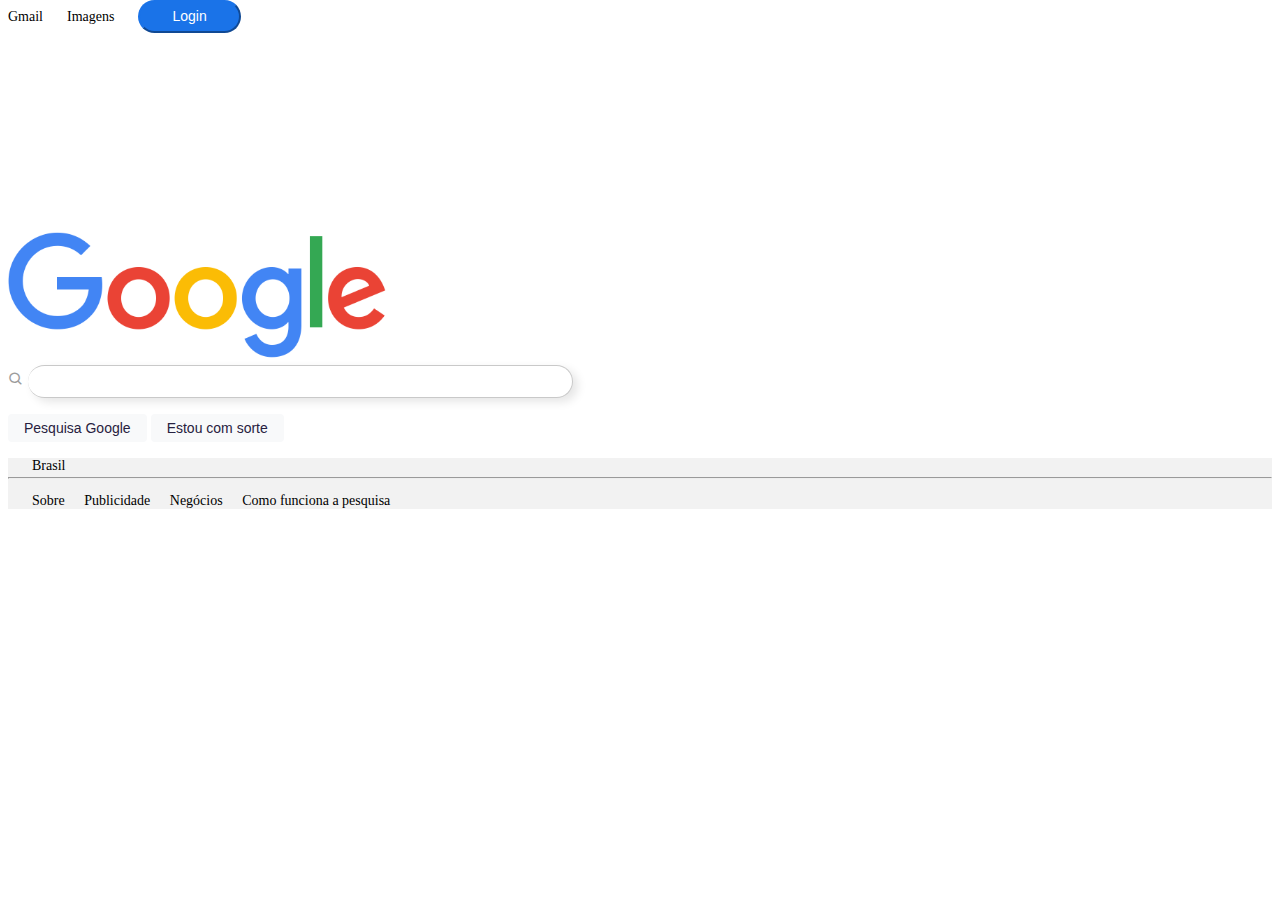
<file: index.html>
<!DOCTYPE html>
<html lang="pt-br">
    <head>
        <meta charset="UTF-8">
        <meta http-equiv="X-UA-Compatible" content="IE=edge">
        <meta name="viewport" content="width=device-width, initial-scale=1.0">
        <link href="https://cdn.jsdelivr.net/npm/bootstrap@5.0.2/dist/css/bootstrap.min.css" rel="stylesheet" integrity="sha384-EVSTQN3/azprG1Anm3QDgpJLIm9Nao0Yz1ztcQTwFspd3yD65VohhpuuCOmLASjC" crossorigin="anonymous">
        <link href='https://unpkg.com/boxicons@2.0.7/css/boxicons.min.css' rel='stylesheet'>
        <link rel="stylesheet" href="/resources/styles/style.css">
        <title>Google</title>
    </head>
    <body>

        <header class="d-flex gap-0 align-items-center p-3">
            <div class="d-flex justify-content-end align-items-center">
                <a href="#">Gmail</a>
                <a href="#">Imagens</a>
                <a href="/app/login.html"><button class="btn btn-primary">Login</button></a>
            </div>
        </header>

        <main class="d-flex flex-column gap-1">
            <div class="d-flex justify-content-center">
                <a href="google.com"><img class="google-img" src="/resources/images/google.png" alt="#"></a>
            </div>
        
            <div class="input-group mb-3 text-center d-flex justify-content-center g-put">
                <span class="input-group-text" id="Search-icon"><i class='bx bx-search'></i></span>
                <input type="text" class="google-input" aria-describedby="Search-icon">
            </div>
        
            <div class="button text-center">
                <button class="bten" id="search-google">Pesquisa Google</button>
                <button class="bten" id="lucky-search">Estou com sorte</button>
            </div>
        
            <div id="search-results" class="mt-4 text-center">
                <ul id="results-list"></ul>
            </div>
        </main>   

        <footer class="footer fixed-bottom">
            <p class="p-footer" style="color: black;">Brasil</p>
            <hr>
            <p class="a-footer"><a href="" class="a-foot" style="color: black;">Sobre</a> <a href="" class="a-foot" style="color: black;">Publicidade</a> <a href="" class="a-foot" style="color: black;">Negócios</a> <a href="" class="a-foot" style="color: black;">Como funciona a pesquisa</a></p>
        </footer>

        <script src="https://cdn.jsdelivr.net/npm/bootstrap@5.0.2/dist/js/bootstrap.bundle.min.js" integrity="sha384-MrcW6ZMFYlzcLA8Nl+NtUVF0sA7MsXsP1UyJoMp4YLEuNSfAP+JcXn/tWtIaxVXM" crossorigin="anonymous"></script>
        <script src="https://cdn.jsdelivr.net/npm/@popperjs/core@2.9.2/dist/umd/popper.min.js" integrity="sha384-IQsoLXl5PILFhosVNubq5LC7Qb9DXgDA9i+tQ8Zj3iwWAwPtgFTxbJ8NT4GN1R8p" crossorigin="anonymous"></script>
        <script src="https://cdn.jsdelivr.net/npm/bootstrap@5.0.2/dist/js/bootstrap.min.js" integrity="sha384-cVKIPhGWiC2Al4u+LWgxfKTRIcfu0JTxR+EQDz/bgldoEyl4H0zUF0QKbrJ0EcQF" crossorigin="anonymous"></script>
        <script src="/resources/scripts/index.js"></script>
    </body>
</html>
</file>
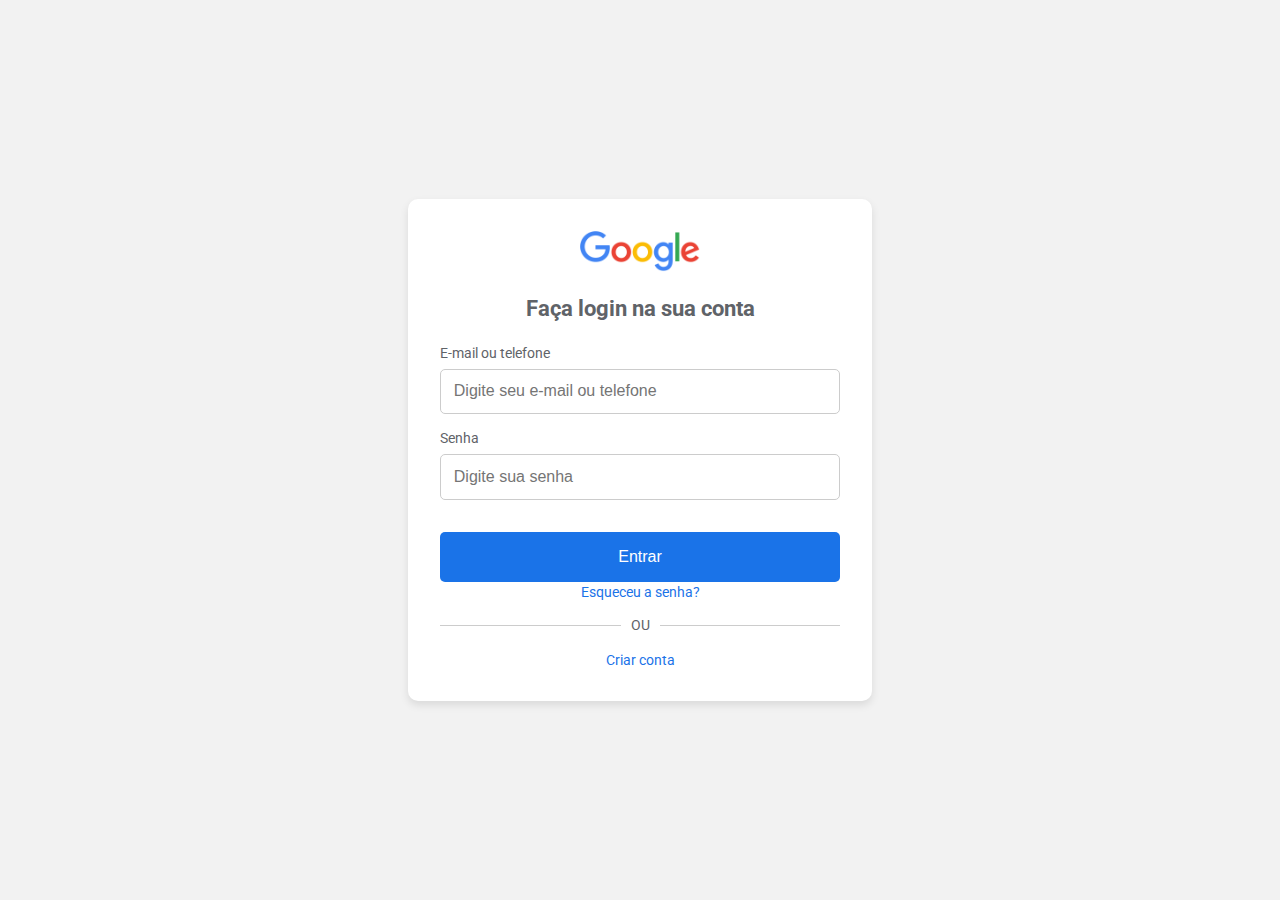
<file: app/login.html>
<!DOCTYPE html>
<html lang="pt-br">
<head>
    <meta charset="UTF-8">
    <meta http-equiv="X-UA-Compatible" content="IE=edge">
    <meta name="viewport" content="width=device-width, initial-scale=1.0">
    <title>Login - Google</title>
    <link href="https://fonts.googleapis.com/css2?family=Roboto:wght@300;400;500&display=swap" rel="stylesheet">
    <link rel="stylesheet" href="/resources/styles/login.css"> 
</head>
<body>

    <div class="login-container">
        <div class="logo-container text-center">
            <img src="/resources/images/google.png" alt="Google Logo" class="google-logo">
        </div>

        <h2 class="text-center">Faça login na sua conta</h2>
        <form action="#" method="POST" id="login-form">
            <div class="form-group">
                <label for="username">E-mail ou telefone</label>
                <input type="text" id="username" name="username" class="form-control" placeholder="Digite seu e-mail ou telefone" required>
            </div>
            <div class="form-group">
                <label for="password">Senha</label>
                <input type="password" id="password" name="password" class="form-control" placeholder="Digite sua senha" required>
            </div>
            <button type="submit" class="btn-submit">Entrar</button>

            <div class="forgot-password text-center">
                <a href="#">Esqueceu a senha?</a>
            </div>
        </form>

        <div class="divider text-center">
            <hr><span>OU</span><hr>
        </div>

        <div class="create-account text-center">
            <a href="#">Criar conta</a>
        </div>
    </div>

</body>
</html>
</file>
<file: resources/styles/style.css>
a {
    margin: 0;   
    padding: 0; 
} 

/* Estilo para o cabeçalho */
header {
    position: fixed;
    top: 0;
    width: 100%;
    background-color: #fff;
    z-index: 10;
    
}

header .d-flex {
    width: 100%;
}

header a {
    color: black;
    font-size: 14px;
    text-decoration: none;
    margin-right: 20px;
}

/* Estilo para o botão de Login, com bordas arredondadas */
.btn-primary {
    background-color: #1a73e8 !important;  /* Cor azul do Google */
    border-color: #1a73e8 !important;
    color: white !important;  /* Texto em branco */
    padding: 0.4rem 2rem;  /* Ajuste do padding para dar mais espaço horizontal */
    border-radius: 30px !important;  /* Borda arredondada, mais parecida com o Google */
    font-size: 14px;  /* Tamanho da fonte ajustado */
}

.btn-primary:hover {
    background-color: #1667c1 !important;  /* Tom mais escuro ao passar o mouse */
    border-color: #1667c1 !important;
}


/* Logo */
.google-img {
    margin-top: 14rem;
    width: 23.75rem;
}

/* Barra de pesquisa */
.google-input {
    outline: none;
    border: 1px solid #c9c9c9;
    width: 34rem;
    border-radius: 50px;
    padding: 0.5rem 0;
    border-left-style: none;
    box-shadow: 5px 4px 10px rgba(0, 0, 0, 0.1); /* Adicionando sombra */
}

.input-group-text {
    border-radius: 50px;
    background-color: #fff;
    border-right-style: none;
    color: #9c9c9c;
}

.bten {
    margin-top: 1rem;
    outline: none;
    border-style: none;
    padding: 0.4rem 1rem;
    background-color: #f8f9fa;
    color: #272140;
    border-radius: 4px;
    font-size: 14px;
}

.bten:hover {
    border: 1px solid #c9c9c9;
}

.goi {
    margin-top: 1rem;
    font-size: 14px !important;
}

.goi-a {
    margin-right: 0.5rem;
    color: #1a0dbe;
    text-decoration: none;
}

.goi-a:hover {
    color: #1a0dbe;
    text-decoration: underline;
}

/* Rodapé */
.footer {
    background-color: #f2f2f2;
    font-size: 14px;
    color: #6f6f99;
}

.p-footer {
    margin-top: 0.6rem;
    margin-bottom: -4px;
    margin-left: 1.5rem;
}

.a-footer {
    margin-left: 1.5rem;
}

.a-foot {
    text-decoration: none !important;
    margin-right: 1rem;
}

.a-foot:hover {
    text-decoration: underline !important;
}

/* Estilos para os resultados de pesquisa */
#results-list .card {
    width: 100%;
    height: 100%;
    border: 1px solid #ddd;
    border-radius: 8px;
    overflow: hidden;
    box-shadow: 0px 4px 6px rgba(0, 0, 0, 0.1);
}

#results-list .card img {
    width: 100%;
    height: 200px;
    object-fit: cover;
}

#results-list .card-body {
    padding: 15px;
    text-align: center;
}

#results-list .card-title {
    font-size: 16px;
    font-weight: bold;
    margin-bottom: 10px;
}

#results-list .card-text {
    font-size: 14px;
    margin-bottom: 10px;
}

#results-list .btn {
    background-color: #1a73e8;
    color: white;
}

@media screen and (max-width: 583px ) {
    .google-img {
        width: 14rem;      
    }

    .google-input {
        width: 15rem;
    }
    
}
</file>
<file: resources/styles/login.css>
/* Geral */
body {
    font-family: 'Roboto', sans-serif;
    background-color: #f2f2f2;
    display: flex;
    justify-content: center;
    align-items: center;
    height: 100vh;
    margin: 0;
    animation: fadeIn 1s ease-in-out;
}

/* Efeito de Fade-In */
@keyframes fadeIn {
    0% {
        opacity: 0;
        transform: translateY(20px);
    }
    100% {
        opacity: 1;
        transform: translateY(0);
    }
}

/* Login Container */
.login-container {
    background-color: white;
    border-radius: 10px;
    box-shadow: 0 4px 8px rgba(0, 0, 0, 0.1);
    padding: 2rem;
    width: 100%;
    max-width: 400px;
    animation: fadeIn 1s ease-in-out;
}

h2 {
    font-size: 22px;
    margin-bottom: 1.5rem;
    text-align: center;
    color: #5f6368;
}

.text-center {
    text-align: center;
}

.form-group {
    margin-bottom: 1rem;
}

label {
    font-size: 14px;
    margin-bottom: 0.5rem;
    display: block;
    color: #5f6368;
}

input.form-control {
    width: 100%;
    padding: 0.8rem;
    font-size: 16px;
    border: 1px solid #ccc;
    border-radius: 5px;
    box-sizing: border-box;
}

button.btn-submit {
    width: 100%;
    padding: 1rem;
    background-color: #1a73e8;
    border: none;
    border-radius: 5px;
    color: white;
    font-size: 16px;
    cursor: pointer;
    margin-top: 1rem;
}

button.btn-submit:hover {
    background-color: #1667c1;
}

.forgot-password a {
    font-size: 14px;
    color: #1a73e8;
    text-decoration: none;
}

.forgot-password a:hover {
    text-decoration: underline;
}

/* Divider and text */
.divider {
    display: flex;
    align-items: center;
    margin: 1rem 0;
}

.divider hr {
    flex: 1;
    border: 0;
    border-top: 1px solid #ccc;
}

.divider span {
    margin: 0 10px;
    font-size: 14px;
    color: #5f6368;
}

.create-account a {
    font-size: 14px;
    color: #1a73e8;
    text-decoration: none;
}

.create-account a:hover {
    text-decoration: underline;
}

/* Logo Google */
.google-logo {
    width: 120px;
    margin-bottom: 1.5rem;
    display: block;
    margin-left: auto;
    margin-right: auto;
}
</file>
